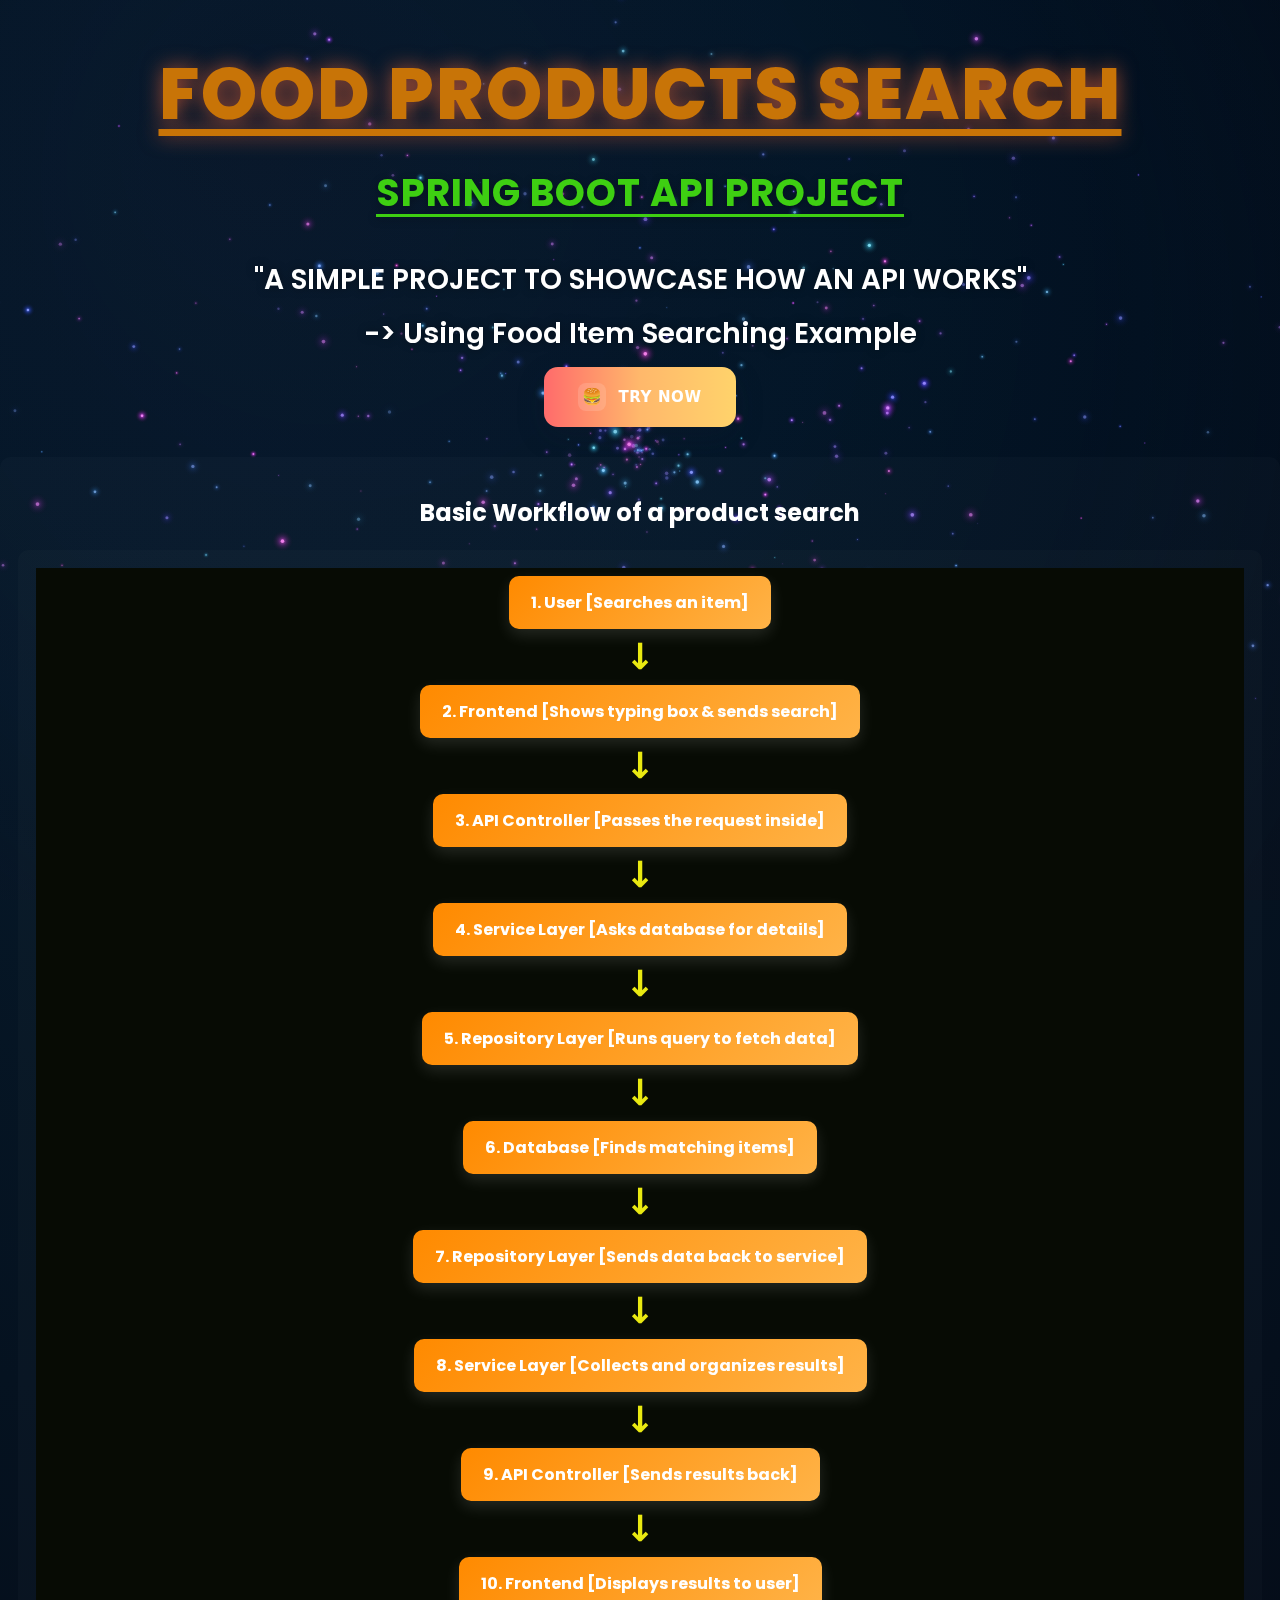
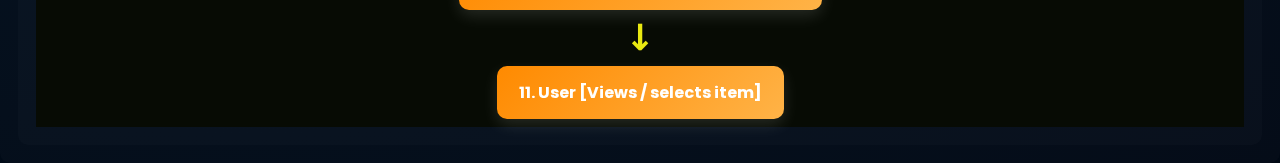
<file: productsearch-api/src/main/resources/static/index.html>
<!doctype html>
<html lang="en">
<head>
  <meta charset="utf-8" />
  <meta name="viewport" content="width=device-width, initial-scale=1" />
  <title>PRODUCT SEARCH — Spring Boot API Project</title>

  <link href="https://fonts.googleapis.com/css2?family=Poppins:wght@300;400;600;700&display=swap" rel="stylesheet">
  <link rel="stylesheet" href="home.css">

  <style>
    canvas#stars {
      position: fixed;
      inset: 0;
      display: block;
      z-index: -1;
      pointer-events: none;
    }
    body {
      min-height: 100vh;
      background: radial-gradient(circle at 20% 10%, #081627 0%, #021424 30%, #000814 100%);
      color: #fff;
      margin: 0;
      font-family: "Poppins", system-ui, Arial, sans-serif;
    }
    .content, .hero, .workflow {
      position: relative;
      z-index: 2;
    }
    .workflow.card {
      background: rgba(255,255,255,0.02);
      padding: 18px;
      border-radius: 10px;
    }
  </style>
</head>
<body>

  <canvas id="stars" aria-hidden="true"></canvas>

  <header class="hero">
    <div class="hero-inner">
      <h1 class="title">FOOD PRODUCTS SEARCH</h1>
      <p class="subtitle">SPRING BOOT API PROJECT</p>
      <p class="tagline">"A SIMPLE PROJECT TO SHOWCASE HOW AN API WORKS"</p>
      <p class="tagline">-> Using Food Item Searching Example</p>
    </div>
    <a class="try-btn" href="\fooditem\search.html" role="button">
      <span class="btn-icon">🍔</span>
      <span class="btn-text">TRY NOW</span>
    </a>
  </header>

  <section class="workflow card">
    <h2 class="workflow-title">Basic Workflow of a product search</h2>
    <div class="workflow-box">
      <section class="workflow card">
        <div class="flow vertical" id="flow-vertical">
          <div class="box">1. User [Searches an item]</div>
          <div class="arrow vertical">↓</div>
          <div class="box">2. Frontend [Shows typing box & sends search]</div>
          <div class="arrow vertical">↓</div>
          <div class="box">3. API Controller [Passes the request inside]</div>
          <div class="arrow vertical">↓</div>
          <div class="box">4. Service Layer [Asks database for details]</div>
          <div class="arrow vertical">↓</div>
          <div class="box">5. Repository Layer [Runs query to fetch data]</div>
          <div class="arrow vertical">↓</div>
          <div class="box">6. Database [Finds matching items]</div>
          <div class="arrow vertical">↓</div>
          <div class="box">7. Repository Layer [Sends data back to service]</div>
          <div class="arrow vertical">↓</div>
          <div class="box">8. Service Layer [Collects and organizes results]</div>
          <div class="arrow vertical">↓</div>
          <div class="box">9. API Controller [Sends results back]</div>
          <div class="arrow vertical">↓</div>
          <div class="box">10. Frontend [Displays results to user]</div>
          <div class="arrow vertical">↓</div>
          <div class="box">11. User [Views / selects item]</div>
        </div>
      </section>
    </div>
  </section>

  <script>
  (function(){
    const canvas = document.getElementById('stars');
    const ctx = canvas.getContext('2d', { alpha: true });
    let w = innerWidth, h = innerHeight;
    const DPR = Math.min(window.devicePixelRatio || 1, 2);

    function setSize(){
      w = innerWidth; h = innerHeight;
      canvas.width = Math.floor(w * DPR);
      canvas.height = Math.floor(h * DPR);
      canvas.style.width = w + 'px';
      canvas.style.height = h + 'px';
      ctx.setTransform(DPR, 0, 0, DPR, 0, 0);
    }
    setSize();

    function calcStarCount(){
      if (Math.min(w,h) < 600) return Math.floor((w*h)/5000);
      return Math.floor((w*h)/2500);
    }

    let STAR_COUNT = calcStarCount();
    let stars = [];
    let mouseX = w/2, mouseY = h/2;
    let running = true;

    function initStars(){
      STAR_COUNT = calcStarCount();
      stars = [];
      const maxR = Math.max(w,h) * 0.6;
      for (let i = 0; i < STAR_COUNT; i++){
        const r = Math.random() * maxR;
        const angle = Math.random() * Math.PI * 2;
        stars.push({
          r,
          angle,
          size: Math.random()*1.6 + 0.3,
          baseAlpha: 0.2 + Math.random()*0.8,
          twinklePhase: Math.random()*Math.PI*2,
          hue: 190 + Math.random()*120
        });
      }
    }
    initStars();

    window.addEventListener('resize', () => {
      setSize();
      initStars();
    });

    window.addEventListener('mousemove', (e) => { mouseX = e.clientX; mouseY = e.clientY; });
    window.addEventListener('touchmove', (e) => {
      if (e.touches && e.touches[0]) {
        mouseX = e.touches[0].clientX;
        mouseY = e.touches[0].clientY;
      }
    }, { passive: true });

    document.addEventListener('visibilitychange', () => {
      running = !document.hidden;
      if (running) requestAnimationFrame(loop);
    });

    let last = performance.now();
    function loop(now){
      if (!running) return;
      const dt = (now - last) / 1000;
      last = now;
      ctx.clearRect(0,0,w,h);

      const g = ctx.createRadialGradient(w*0.2, h*0.1, 40, w*0.5, h*0.6, Math.max(w,h));
      g.addColorStop(0, 'rgba(40,80,130,0.05)');
      g.addColorStop(0.5, 'rgba(10,20,40,0.18)');
      g.addColorStop(1, 'rgba(0,0,0,0.9)');
      ctx.fillStyle = g;
      ctx.fillRect(0,0,w,h);

      const centerX = w/2 + (mouseX - w/2) * 0.02;
      const centerY = h/2 + (mouseY - h/2) * 0.02;
      const rotationSpeed = 0.02;

      for (let i = 0; i < stars.length; i++){
        const s = stars[i];
        s.angle += rotationSpeed * dt * (0.5 + (s.r / Math.max(w,h)));
        const alpha = s.baseAlpha * (0.6 + 0.4 * Math.sin((now/300) + s.twinklePhase));
        let x = centerX + Math.cos(s.angle) * s.r;
        let y = centerY + Math.sin(s.angle) * s.r * 0.6;
        const px = (mouseX - w/2) * (s.r / Math.max(w,h)) * 0.02;
        const py = (mouseY - h/2) * (s.r / Math.max(w,h)) * 0.02;
        x += px; y += py;

        const gradient = ctx.createRadialGradient(x, y, 0, x, y, s.size*6);
        gradient.addColorStop(0, `hsla(${s.hue}, 90%, 66%, ${alpha})`);
        gradient.addColorStop(0.4, `hsla(${s.hue}, 80%, 55%, ${alpha*0.35})`);
        gradient.addColorStop(1, 'rgba(0,0,0,0)');
        ctx.fillStyle = gradient;
        ctx.beginPath();
        ctx.arc(x, y, s.size*6, 0, Math.PI*2);
        ctx.fill();

        ctx.fillStyle = `hsla(${s.hue}, 90%, 75%, ${Math.min(1, alpha+0.25)})`;
        ctx.beginPath();
        ctx.arc(x, y, s.size, 0, Math.PI*2);
        ctx.fill();
      }

      requestAnimationFrame(loop);
    }

    requestAnimationFrame(loop);

    window._starfield = {
      regenerate: () => { initStars(); },
      setLowPowerMode: () => { STAR_COUNT = Math.floor((w*h)/6000); initStars(); }
    };

    setTimeout(() => { setSize(); initStars(); }, 100);
  })();
  </script>

</body>
</html>
</file>
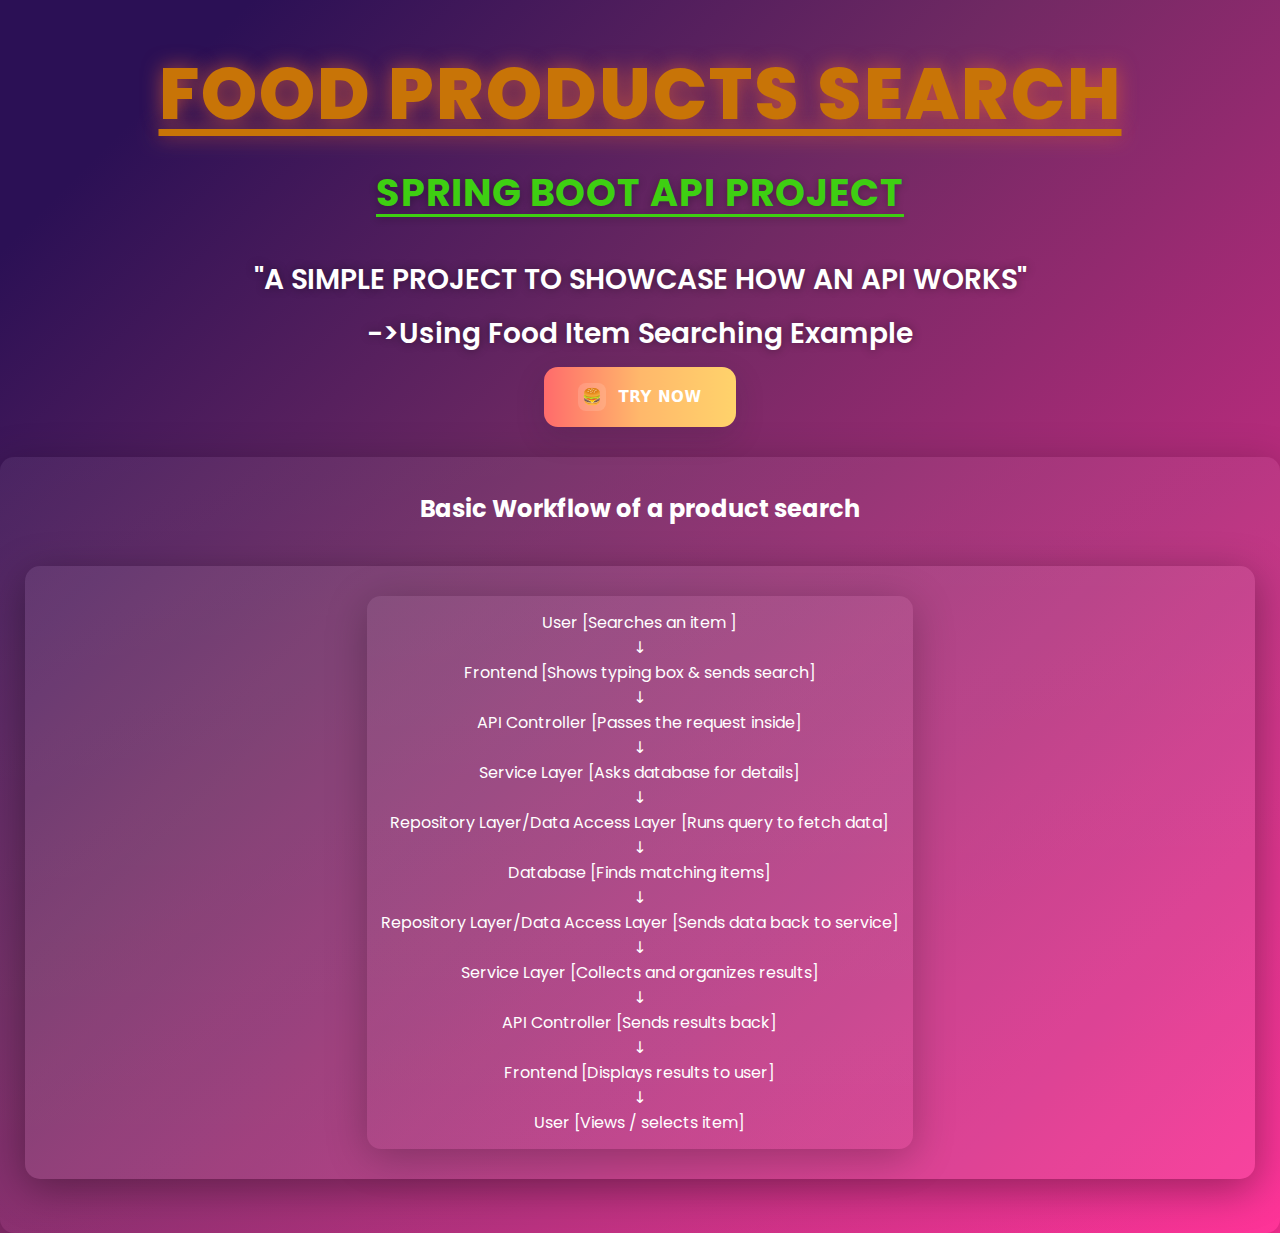
<file: frontend/home.html>
<!doctype html>
<html lang="en">
<head>
  <meta charset="utf-8" />
  <meta name="viewport" content="width=device-width, initial-scale=1" />
  <title>PRODUCT SEARCH — Spring Boot API Project</title>
  <link href="https://fonts.googleapis.com/css2?family=Poppins:wght@300;400;600;700&display=swap" rel="stylesheet">
  <link rel="stylesheet" href="home.css">
</head>
<body>
  <header class="hero">
    <div class="hero-inner">
      <h1 class="title">FOOD PRODUCTS SEARCH</h1>
      <p class="subtitle">SPRING BOOT API PROJECT</p>
      <p class="tagline"> "A SIMPLE PROJECT TO SHOWCASE HOW AN API WORKS"</p>
      <p class="tagline"> ->Using Food Item Searching Example </p>
    </div>
    <a class="try-btn" href="/fooditem/search" role="button" aria-label="Try now — go to food search">
      <span class="btn-icon" aria-hidden="true">🍔</span>
      <span class="btn-text">TRY NOW</span>
    </a>
  </header>

  <section class="workflow card">
    <h2 class="workflow-title">Basic Workflow of a product search</h2>
    <div class="workflow-box">
    <section class="workflow card">
    <div class="flow vertical" id="flow-vertical">
      <div class="box">User [Searches an item ]</div>
      <div class="arrow vertical">↓</div>

      <div class="box">Frontend [Shows typing box & sends search]</div>
      <div class="arrow vertical">↓</div>

      <div class="box">API Controller [Passes the request inside]</div>
      <div class="arrow vertical">↓</div>

      <div class="box">Service Layer [Asks database for details]</div>
      <div class="arrow vertical">↓</div>

      <div class="box">Repository Layer/Data Access Layer [Runs query to fetch data]</div>
      <div class="arrow vertical">↓</div>

      <div class="box">Database [Finds matching items]</div>
      <div class="arrow vertical">↓</div>

      <div class="box">Repository Layer/Data Access Layer [Sends data back to service]</div>
      <div class="arrow vertical">↓</div>

      <div class="box">Service Layer [Collects and organizes results]</div>
      <div class="arrow vertical">↓</div>

      <div class="box">API Controller [Sends results back]</div>
      <div class="arrow vertical">↓</div>

      <div class="box">Frontend [Displays results to user]</div>
      <div class="arrow vertical">↓</div>
      <div class="box">User [Views / selects item]</div>
    </div>
  </div>
</section>


  </section>
</body>
</html>
</file>
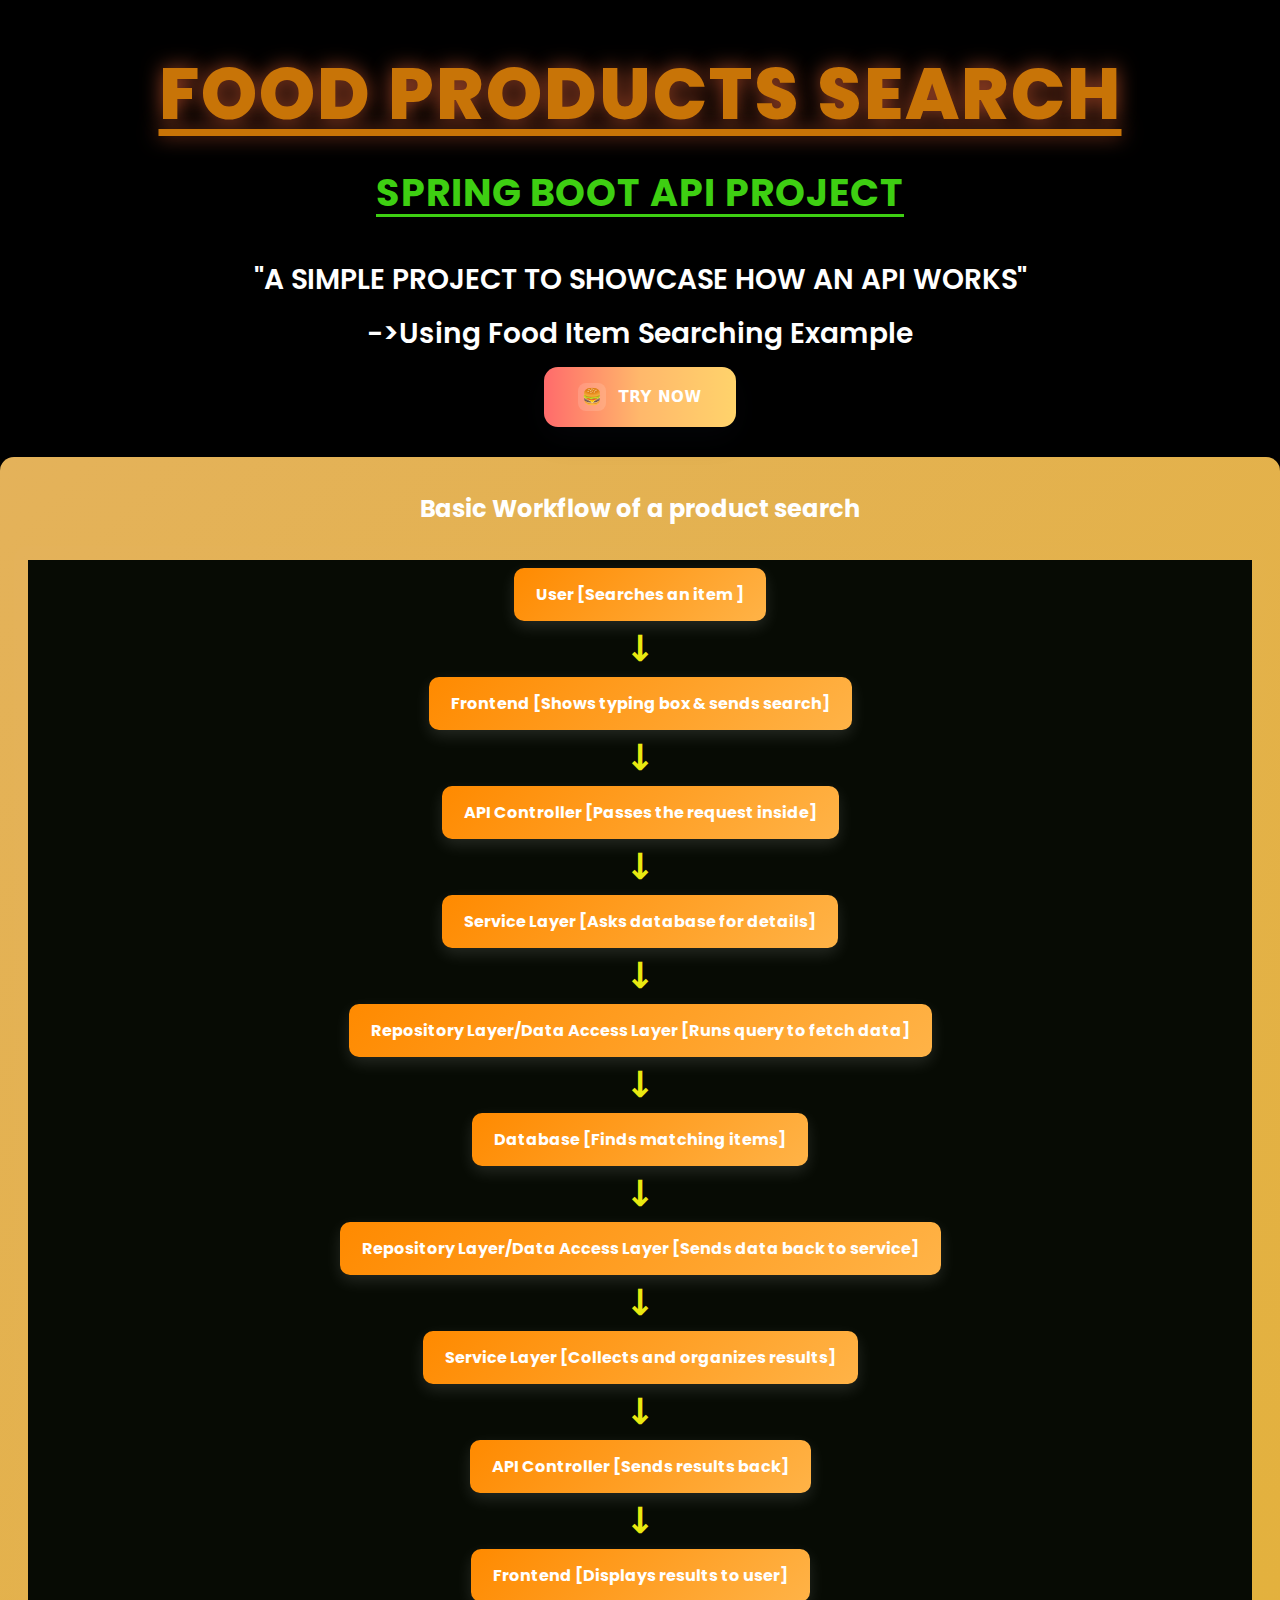
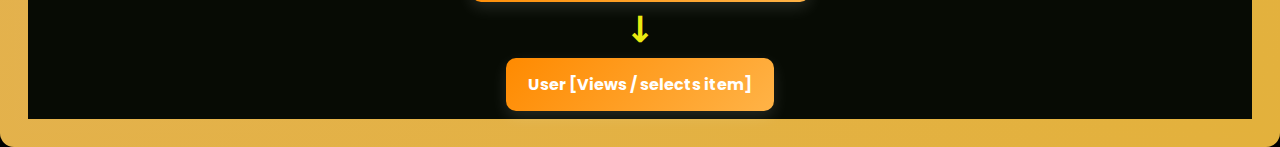
<file: productsearch-api/src/main/resources/static/home.html>
<!doctype html>
<html lang="en">
<head>
  <meta charset="utf-8" />
  <meta name="viewport" content="width=device-width, initial-scale=1" />
  <title>PRODUCT SEARCH — Spring Boot API Project</title>
  <link href="https://fonts.googleapis.com/css2?family=Poppins:wght@300;400;600;700&display=swap" rel="stylesheet">
  <link rel="stylesheet" href="home.css">
</head>
<body>
  <header class="hero">
    <div class="hero-inner">
      <h1 class="title">FOOD PRODUCTS SEARCH</h1>
      <p class="subtitle">SPRING BOOT API PROJECT</p>
      <p class="tagline"> "A SIMPLE PROJECT TO SHOWCASE HOW AN API WORKS"</p>
      <p class="tagline"> ->Using Food Item Searching Example </p>
    </div>
    <a class="try-btn" href="/fooditem/search.html" role="button" aria-label="Try now — go to food search">
      <span class="btn-icon" aria-hidden="true">🍔</span>
      <span class="btn-text">TRY NOW</span>
    </a>
  </header>

  <section class="workflow card">
    <h2 class="workflow-title">Basic Workflow of a product search</h2>
    <div class="workflow-box">
    <section class="workflow card">
    <div class="flow vertical" id="flow-vertical">
      <div class="box">User [Searches an item ]</div>
      <div class="arrow vertical">↓</div>

      <div class="box">Frontend [Shows typing box & sends search]</div>
      <div class="arrow vertical">↓</div>

      <div class="box">API Controller [Passes the request inside]</div>
      <div class="arrow vertical">↓</div>

      <div class="box">Service Layer [Asks database for details]</div>
      <div class="arrow vertical">↓</div>

      <div class="box">Repository Layer/Data Access Layer [Runs query to fetch data]</div>
      <div class="arrow vertical">↓</div>

      <div class="box">Database [Finds matching items]</div>
      <div class="arrow vertical">↓</div>

      <div class="box">Repository Layer/Data Access Layer [Sends data back to service]</div>
      <div class="arrow vertical">↓</div>

      <div class="box">Service Layer [Collects and organizes results]</div>
      <div class="arrow vertical">↓</div>

      <div class="box">API Controller [Sends results back]</div>
      <div class="arrow vertical">↓</div>

      <div class="box">Frontend [Displays results to user]</div>
      <div class="arrow vertical">↓</div>
      <div class="box">User [Views / selects item]</div>
    </div>
  </div>
</section>


  </section>
</body>
</html>
</file>
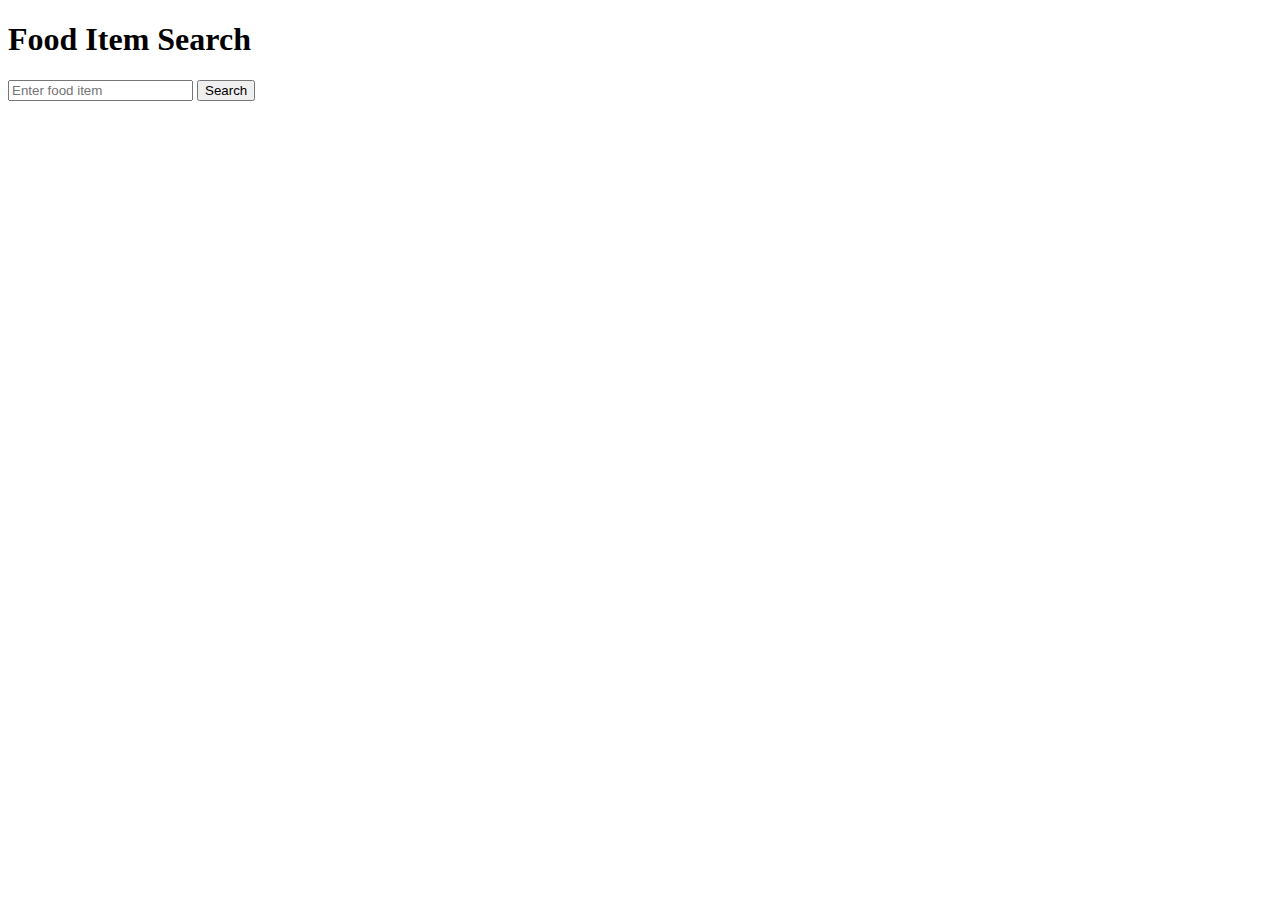
<file: productsearch-api/src/main/resources/static/fooditem/search.html>
<!DOCTYPE html>
<html lang="en">
<head>
    <meta charset="UTF-8">
    <title>Food Search</title>
    <link rel="stylesheet" href="fooditem.css">
</head>
<body>
    <h1>Food Item Search</h1>

    <form id="search-form">
        <input type="text" id="search-input" placeholder="Enter food item">
        <button type="submit">Search</button>
    </form>

    <div id="results"></div>

    <script src="food-search.js"></script> 
</body>
</html>
</file>
<file: productsearch-api/src/main/resources/static/home.css>
body {
  background-color: #000;
  margin: 0;
  font-family: 'Poppins', system-ui, -apple-system, 'Segoe UI', Roboto, 'Helvetica Neue', Arial;
  color: #fff;
  min-height: 100vh;
  -webkit-font-smoothing: antialiased;
  text-align: center;
}

.hero {
  padding: 40px 20px 30px;
}

.title {
  font-size: 72px;
  margin: 0;
  letter-spacing: 2px;
  font-weight: 800;
  font-family: Algerian, "Poppins", system-ui, sans-serif;
  color: #c87407;
  text-shadow: 0 0 20px rgba(223, 95, 53, 0.7);
  text-decoration: underline;
  text-underline-offset: 10px;
}

.subtitle {
  margin-top: 16px;
  font-size: 38px;
  font-family: Algerian, "Poppins", sans-serif;
  font-weight: 700;
  color: #3ecf12;
  letter-spacing: 1px;
  text-shadow: 0 2px 8px rgba(0,0,0,0.3);
  text-decoration: underline;
  text-underline-offset: 8px;
}

.tagline {
  font-size: 28px;
  font-weight: 600;
  margin: 12px 0;
  color: #fff;
  text-shadow: 0 0 10px rgba(0,0,0,0.4);
}

:root{
  --btn-padding: 16px 34px;
  --btn-radius: 14px;
  --btn-font: 600 15px/1 "Inter", system-ui, Arial, sans-serif;
  --shadow: 0 10px 30px rgba(26, 30, 50, 0.16);
}

.home-hero{
  min-height: 60vh;
  display:flex;
  align-items:center;
  justify-content:center;
  padding:48px 20px;
  background: linear-gradient(135deg, #fbfbff 0%, #eef6ff 100%);
}

.try-btn{
  display:inline-flex;
  align-items:center;
  gap:12px;
  text-decoration:none;
  padding:var(--btn-padding);
  border-radius:var(--btn-radius);
  box-shadow:var(--shadow);
  font:var(--btn-font);
  color: #fff;
  border: none;
  cursor: pointer;
  transition: transform .12s ease, box-shadow .18s ease;
  background: linear-gradient(90deg, #ff6b6b 0%, #ffb86b 50%, #ffd36b 100%);
  user-select: none;
  -webkit-tap-highlight-color: transparent;
}

.btn-icon{
  display:inline-grid;
  place-items:center;
  width:28px;
  height:28px;
  border-radius:8px;
  background: rgba(255,255,255,0.14);
  font-size:16px;
  line-height:1;
}
.btn-text{ letter-spacing: 0.6px; }

.try-btn:hover{ transform: translateY(-4px); box-shadow: 0 18px 42px rgba(26,30,50,0.20); }
.try-btn:active{ transform: translateY(-1px); box-shadow: 0 8px 20px rgba(26,30,50,0.14); }
.try-btn:focus{ outline: 3px solid rgba(66, 153, 225, 0.22); outline-offset: 4px; }

.try-btn-lg{
  padding: 28px 60px;
  font: 700 22px/1 "Inter", system-ui, Arial, sans-serif;
  border-radius: 22px;
  gap: 18px;
  box-shadow: 0 20px 50px rgba(20,24,40,0.22);
  background: linear-gradient(90deg, #ff6b6b 0%, #ff9f6b 45%, #ffd36b 100%);
}

.try-btn-lg .btn-icon{
  width:40px;
  height:40px;
  border-radius:10px;
  font-size:20px;
  background: rgba(255,255,255,0.15);
}

.try-btn-lg.dark{
  background: linear-gradient(90deg,#3c5bb5,#12223d);
  box-shadow: 0 22px 56px rgba(10,12,30,0.28);
}

@media (max-width:480px){
  .try-btn-lg{
    padding: 18px 36px;
    font-size:18px;
    border-radius:16px;
    gap:12px;
    width:90%;
    justify-content:center;
  }
  .try-btn-lg .btn-icon{ width:32px; height:32px; font-size:18px; }
}

@media (prefers-reduced-motion: reduce){
  .try-btn, .try-btn-lg{ transition: none; transform: none; }
}

:root{
  --orange-1: #ff8a00;
  --orange-2: #ffb347;
  --box-text: #fff;
  --arrow-color: #e9e911;
  --box-radius: 10px;
  --box-padding: 14px 22px;
  --box-font-size: 16px;
}

.workflow-wrapper {
  display: flex;
  justify-content: center;
  align-items: center;
  width: 100%;
  overflow-x: auto;
  padding: 12px;
}

.flow {
  background-color:#070b04;
  display: flex;
  align-items: center;
  gap: 10px;
  flex-wrap: nowrap;
  padding: 8px;
}

.flow.horizontal {
  flex-direction: row;
}

.flow.vertical {
  flex-direction: column;
}

.box{
  background: linear-gradient(135deg, var(--orange-1), var(--orange-2));
  color: var(--box-text);
  border-radius: var(--box-radius);
  padding: var(--box-padding);
  font-weight: 700;
  box-shadow: 0 6px 16px rgba(254, 252, 252, 0.12);
  min-width: 140px;
  text-align: center;
  white-space: nowrap;
  display: inline-flex;
  align-items: center;
  justify-content: center;
  font-size: var(--box-font-size);
}

.arrow{
  font-size: 36px;
  color: var(--arrow-color);
  font-weight: 900;
  line-height: 1;
  display: inline-flex;
  align-items: center;
  justify-content: center;
  user-select: none;
  padding: 0 6px;
}

@media (max-width: 920px){
  .box{ min-width: 120px; padding: 12px 16px; font-size: 14px; }
  .arrow{ font-size: 28px; }
}

@media (max-width: 640px){
  .flow.horizontal{
    flex-direction: column;
  }
  .arrow{ transform: rotate(90deg); }
  .arrow.vertical{ transform: rotate(90deg); }
}

.container {
  max-width: 1100px;
  margin: 22px auto;
  padding: 0 20px 60px;
}

.card {
  background: linear-gradient(135deg, #e4b25a, #e3b13c);
  border-radius: 14px;
  padding: 14px;
}

.search-panel {
  display: flex;
  flex-direction: column;
  gap: 12px;
}

.search-form {
  display: flex;
  gap: 12px;
  align-items: center;
}

.search-form .left {
  flex: 1;
}

.search-form input[type="text"],
.search-form input[type="number"] {
  width: 100%;
  padding: 12px 14px;
  border-radius: 10px;
  border: none;
  outline: none;
  font-size: 14px;
  box-shadow: inset 0 1px 0 rgba(255, 255, 255, 0.02);
}

.search-form select {
  padding: 10px 12px;
  border-radius: 10px;
  border: none;
  outline: none;
  font-size: 14px;
  background: rgba(255, 255, 255, 0.06);
  color: #fff;
}
</file>
<file: frontend/home.css>
/* home.css */
body {
  margin: 0;
  font-family: 'Poppins', system-ui, -apple-system, 'Segoe UI', Roboto, 'Helvetica Neue', Arial;
  background: linear-gradient(135deg, #2b1055 0%, #2b1055 10%, #702963 40%, #ff2d95 100%);
  color: #fff;
  min-height: 100vh;
  -webkit-font-smoothing: antialiased;
  text-align: center;
}

/* Hero Section */
.hero {
  padding: 40px 20px 30px;
}

.title {
  font-size: 72px;
  margin: 0;
  letter-spacing: 2px;
  font-weight: 800;
  font-family: Algerian, "Poppins", system-ui, sans-serif;
  color: #c87407;
  text-shadow: 0 0 20px rgba(223, 95, 53, 0.7);
  text-decoration: underline;
  text-underline-offset: 10px;
}

.subtitle {
  margin-top: 16px;
  font-size: 38px;
  font-family: Algerian, "Poppins", sans-serif;
  font-weight: 700;
  color: #3ecf12;
  letter-spacing: 1px;
  text-shadow: 0 2px 8px rgba(0,0,0,0.3);
  text-decoration: underline;
  text-underline-offset: 8px;
}

.tagline {
  font-size: 28px;
  font-weight: 600;
  margin: 12px 0;
  color: #fff;
  text-shadow: 0 0 10px rgba(0,0,0,0.4);
}
:root{
  --btn-padding: 16px 34px;
  --btn-radius: 14px;
  --btn-font: 600 15px/1 "Inter", system-ui, Arial, sans-serif;
  --shadow: 0 10px 30px rgba(26, 30, 50, 0.16);
}

/* page layout (centered hero) */
.home-hero{
  min-height: 60vh;
  display:flex;
  align-items:center;
  justify-content:center;
  padding:48px 20px;
  background: linear-gradient(135deg, #fbfbff 0%, #eef6ff 100%);
}

/* base TRY NOW button */
.try-btn{
  display:inline-flex;
  align-items:center;
  gap:12px;
  text-decoration:none;
  padding:var(--btn-padding);
  border-radius:var(--btn-radius);
  box-shadow:var(--shadow);
  font:var(--btn-font);
  color: #fff;
  border: none;
  cursor: pointer;
  transition: transform .12s ease, box-shadow .18s ease;
  background: linear-gradient(90deg, #ff6b6b 0%, #ffb86b 50%, #ffd36b 100%);
  user-select: none;
  -webkit-tap-highlight-color: transparent;
}

/* default icon */
.btn-icon{
  display:inline-grid;
  place-items:center;
  width:28px;
  height:28px;
  border-radius:8px;
  background: rgba(255,255,255,0.14);
  font-size:16px;
  line-height:1;
}
.btn-text{ letter-spacing: 0.6px; }

/* hover & active */
.try-btn:hover{ transform: translateY(-4px); box-shadow: 0 18px 42px rgba(26,30,50,0.20); }
.try-btn:active{ transform: translateY(-1px); box-shadow: 0 8px 20px rgba(26,30,50,0.14); }
.try-btn:focus{ outline: 3px solid rgba(66, 153, 225, 0.22); outline-offset: 4px; }

/* ---------- BIG VARIANT ---------- */
.try-btn-lg{
  /* bigger padding & font */
  padding: 28px 60px;
  font: 700 22px/1 "Inter", system-ui, Arial, sans-serif;
  border-radius: 22px;
  gap: 18px;
  box-shadow: 0 20px 50px rgba(20,24,40,0.22);
  background: linear-gradient(90deg, #ff6b6b 0%, #ff9f6b 45%, #ffd36b 100%);
}

/* larger icon for the big btn */
.try-btn-lg .btn-icon{
  width:40px;
  height:40px;
  border-radius:10px;
  font-size:20px;
  background: rgba(255,255,255,0.15);
}

/* dark big variant (optional) */
.try-btn-lg.dark{
  background: linear-gradient(90deg,#3c5bb5,#12223d);
  box-shadow: 0 22px 56px rgba(10,12,30,0.28);
}

/* responsive adjustments: keep it big but fit mobile */
@media (max-width:480px){
  .try-btn-lg{
    padding: 18px 36px;
    font-size:18px;
    border-radius:16px;
    gap:12px;
    width:90%;
    justify-content:center;
  }
  .try-btn-lg .btn-icon{ width:32px; height:32px; font-size:18px; }
}

/* respect reduced motion preference */
@media (prefers-reduced-motion: reduce){
  .try-btn, .try-btn-lg{ transition: none; transform: none; }
}


/* Workflow Section */
.workflow-box {
    width: 95%;           /* make it wider */
    max-width: 1400px;    /* maximum width */
    margin: 40px auto;
    padding: 30px 20px;
    display: flex;
    justify-content: space-around;  /* spread evenly */
    align-items: center;
    background: rgba(255, 255, 255, 0.08);
    border-radius: 15px;
    box-shadow: 0 10px 40px rgba(0, 0, 0, 0.35);
}

.wf-step {
    background: #8e2de2;  /* purple gradient can be added */
    padding: 14px 24px;
    border-radius: 12px;
    font-weight: 700;
    color: #fff;
    font-size: 20px;
    text-align: center;
    min-width: 140px;
}

.wf-arrow {
    font-size: 32px;      /* bigger arrows */
    color: #1a0a2e;       /* darker black/purple */
    margin: 0 15px;
}


/* Existing layout */
.container {
  max-width: 1100px;
  margin: 22px auto;
  padding: 0 20px 60px;
}

.card {
  background: linear-gradient(180deg, rgba(255, 255, 255, 0.06), rgba(255, 255, 255, 0.03));
  border-radius: 14px;
  padding: 14px;
  box-shadow: 0 8px 40px rgba(0, 0, 0, 0.25);
}

.search-panel {
  display: flex;
  flex-direction: column;
  gap: 12px;
}

.search-form {
  display: flex;
  gap: 12px;
  align-items: center;
}

.search-form .left {
  flex: 1;
}

.search-form input[type="text"],
.search-form input[type="number"] {
  width: 100%;
  padding: 12px 14px;
  border-radius: 10px;
  border: none;
  outline: none;
  font-size: 14px;
  box-shadow: inset 0 1px 0 rgba(255, 255, 255, 0.02);
}

.search-form select {
  padding: 10px 12px;
  border-radius: 10px;
  border: none;
  outline: none;
  font-size: 14px;
  background: rgba(255, 255, 255, 0.06);
  color: #fff;
}
</file>
<file: productsearch-api/src/main/resources/static/fooditem/fooditem.css>
:root{
  --card-bg: #ffffff;
  --card-color: #0b2030;
  --muted: #7b7f86;
  --accent: #2f8f3a;
  --price-color: #0b2030;
  --card-radius: 12px;
  --card-shadow: 0 8px 28px rgba(4,8,12,0.18);
}

.food-card{
  max-width: 420px;
  background: var(--card-bg);
  color: var(--card-color);
  border-radius: var(--card-radius);
  box-shadow: var(--card-shadow);
  overflow: hidden;
  margin: 14px auto;
  font-family: "Poppins", system-ui, -apple-system, "Segoe UI", Roboto, "Helvetica Neue", Arial;
}

.food-img{
  width: 100%;
  height: 220px;
  object-fit: cover;
  display: block;
  border-top-left-radius: var(--card-radius);
  border-top-right-radius: var(--card-radius);
}

.food-info{
  padding: 14px 16px 18px;
  display: grid;
  grid-template-columns: 1fr auto;
  grid-template-rows: auto auto;
  gap: 6px 12px;
  align-items: center;
}

.food-name{
  grid-column: 1 / 2;
  grid-row: 1 / 2;
  font-size: 20px;
  font-weight: 800;
  margin: 0;
  line-height: 1.12;
  overflow: hidden;
  text-overflow: ellipsis;
  white-space: nowrap;
}

.food-rating{
  grid-column: 2 / 3;
  grid-row: 1 / 2;
  justify-self: end;
  background: var(--accent);
  color: #fff;
  font-weight: 700;
  padding: 6px 10px;
  border-radius: 12px;
  display: inline-flex;
  align-items: center;
  gap: 6px;
  font-size: 14px;
  box-shadow: 0 6px 18px rgba(47,143,58,0.18);
  min-width: 56px;
  text-align: center;
}

.food-category{
  grid-column: 1 / 2;
  grid-row: 2 / 3;
  color: var(--muted);
  font-size: 14px;
  margin: 0;
  overflow: hidden;
  text-overflow: ellipsis;
  display: -webkit-box;
  -webkit-line-clamp: 1;
  -webkit-box-orient: vertical;
}

.food-price{
  grid-column: 2 / 3;
  grid-row: 2 / 3;
  justify-self: end;
  color: var(--price-color);
  font-weight: 700;
  font-size: 15px;
  margin: 0;
  text-align: right;
}

@media (max-width:480px){
  .food-card{ max-width: 100%; }
  .food-img{ height: 180px; }
  .food-name{ font-size: 18px; }
  .food-rating{ font-size: 13px; padding: 5px 8px; border-radius: 10px; }
  .food-price{ font-size: 14px; }
}
</file>
